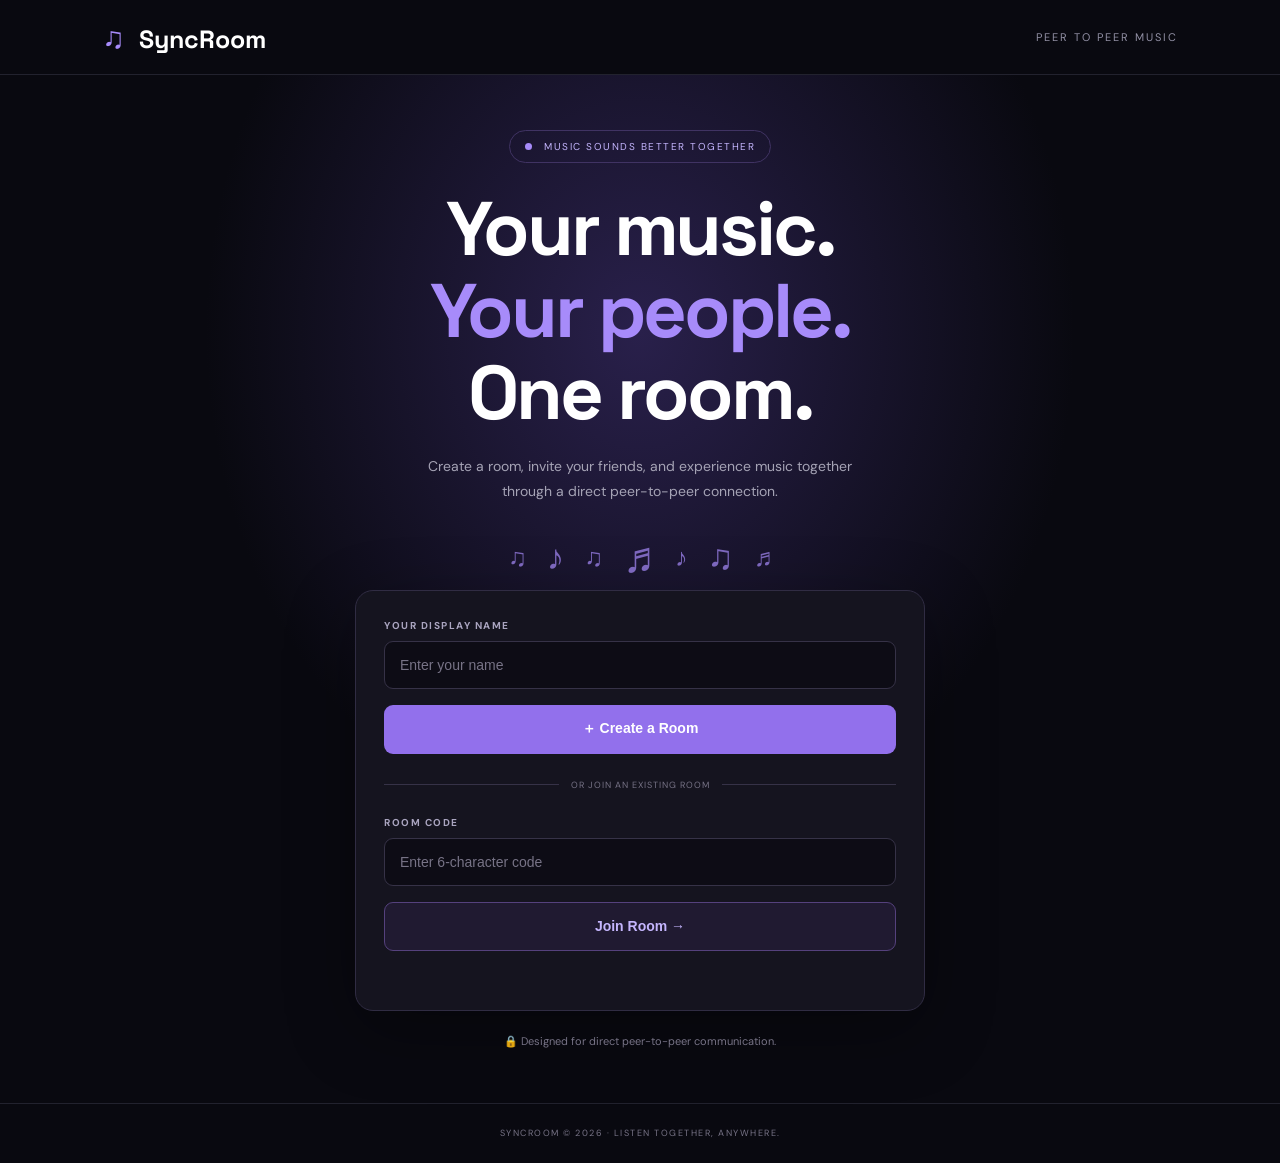
<file: submissions/syncroom-team/index.html>
<!DOCTYPE html>
<html lang="en">
<head>
    <meta charset="UTF-8">
    <meta name="viewport" content="width=device-width, initial-scale=1.0">
    <title>SyncRoom | Listen Together</title>
    <link rel="stylesheet" href="css/style.css">
</head>
<body>

    <header class="navbar">
        <a href="index.html" class="logo">
            <span class="logo-icon">♫</span>
            SyncRoom
        </a>
        <span class="nav-tag">PEER TO PEER MUSIC</span>
    </header>

    <main class="hero">
        <div class="hero-content">

            <div class="status-pill">
                <span class="status-dot"></span>
                MUSIC SOUNDS BETTER TOGETHER
            </div>

            <h1>
                Your music.<br>
                <span>Your people.</span><br>
                One room.
            </h1>

            <p class="description">
                Create a room, invite your friends, and experience
                music together through a direct peer-to-peer connection.
            </p>

            <div class="music-decoration">
                <span>♫</span>
                <span>♪</span>
                <span>♫</span>
                <span>♬</span>
                <span>♪</span>
                <span>♫</span>
                <span>♬</span>
            </div>

            <section class="room-card">

                <label for="username">YOUR DISPLAY NAME</label>
                <input
                    type="text"
                    id="username"
                    placeholder="Enter your name"
                    maxlength="20"
                >

                <button id="createRoom" class="primary-btn">
                    <span>＋</span> Create a Room
                </button>

                <div class="separator">
                    <span></span>
                    OR JOIN AN EXISTING ROOM
                    <span></span>
                </div>

                <label for="roomCode">ROOM CODE</label>
                <input
                    type="text"
                    id="roomCode"
                    placeholder="Enter 6-character code"
                    maxlength="6"
                >

                <button id="joinRoom" class="secondary-btn">
                    Join Room →
                </button>

                <p id="message" class="message"></p>

            </section>

            <p class="privacy-note">
                <span>🔒</span>
                Designed for direct peer-to-peer communication.
            </p>

        </div>
    </main>

    <footer>
        <p>SYNCROOM © 2026 · LISTEN TOGETHER, ANYWHERE.</p>
    </footer>

    <script src="js/app.js"></script>
</body>
</html>
</file>
<file: submissions/syncroom-team/css/style.css>
@import url('https://fonts.googleapis.com/css2?family=DM+Sans:wght@400;500;600;700&family=Space+Grotesk:wght@400;500;600;700&display=swap');

* {
    margin: 0;
    padding: 0;
    box-sizing: border-box;
}

body {
    min-height: 100vh;
    background: #090910;
    color: #ffffff;
    font-family: 'DM Sans', sans-serif;
}

.navbar {
    height: 75px;
    padding: 0 8%;
    display: flex;
    align-items: center;
    justify-content: space-between;
    border-bottom: 1px solid #22222e;
}

.logo {
    color: white;
    text-decoration: none;
    font-family: 'Space Grotesk', sans-serif;
    font-size: 25px;
    font-weight: 700;
}

.logo-icon {
    color: #a78bfa;
    margin-right: 8px;
    font-size: 30px;
}

.nav-tag {
    color: #9290a5;
    font-size: 11px;
    letter-spacing: 2px;
}

.hero {
    min-height: calc(100vh - 135px);
    display: flex;
    align-items: center;
    justify-content: center;
    padding: 55px 20px;
    background:
        radial-gradient(ellipse at 50% 25%, #29204b 0%, transparent 48%),
        #090910;
}

.hero-content {
    width: 100%;
    max-width: 570px;
    text-align: center;
}

.status-pill {
    display: inline-block;
    padding: 9px 15px;
    border: 1px solid #403363;
    border-radius: 30px;
    color: #c4b5fd;
    font-size: 10px;
    letter-spacing: 1.5px;
    margin-bottom: 25px;
}

.status-dot {
    display: inline-block;
    width: 7px;
    height: 7px;
    background: #a78bfa;
    border-radius: 50%;
    margin-right: 8px;
}

h1 {
    font-family: 'Space Grotesk', sans-serif;
    font-size: clamp(48px, 8vw, 76px);
    line-height: 1.08;
    letter-spacing: -3px;
}

h1 span {
    color: #a78bfa;
}

.description {
    max-width: 440px;
    margin: 20px auto;
    color: #a5a3b5;
    line-height: 1.8;
    font-size: 14px;
}

.music-decoration {
    display: flex;
    justify-content: center;
    align-items: center;
    gap: 20px;
    height: 65px;
    color: #a78bfa;
    font-size: 25px;
    opacity: 0.7;
}

.music-decoration span:nth-child(2),
.music-decoration span:nth-child(6) {
    font-size: 35px;
}

.music-decoration span:nth-child(4) {
    font-size: 43px;
}

.room-card {
    background: #15141f;
    border: 1px solid #302c43;
    border-radius: 18px;
    padding: 28px;
    text-align: left;
    box-shadow: 0 20px 70px #00000055;
}

.room-card label {
    display: block;
    margin-bottom: 9px;
    color: #aaa5c0;
    font-size: 10px;
    letter-spacing: 1.5px;
    font-weight: 700;
}

.room-card input {
    width: 100%;
    height: 48px;
    margin-bottom: 16px;
    padding: 0 15px;
    border: 1px solid #363247;
    border-radius: 9px;
    background: #0d0c15;
    color: white;
    font-size: 14px;
    outline: none;
}

.room-card input:focus {
    border-color: #a78bfa;
}

.room-card input::placeholder {
    color: #777386;
}

button {
    width: 100%;
    height: 49px;
    border-radius: 9px;
    font-size: 14px;
    font-weight: 700;
    cursor: pointer;
    transition: 0.2s;
}

button:hover {
    transform: translateY(-2px);
}

.primary-btn {
    border: none;
    background: #9270ec;
    color: white;
}

.primary-btn:hover {
    background: #a78bfa;
}

.separator {
    display: flex;
    align-items: center;
    gap: 12px;
    margin: 25px 0;
    color: #777386;
    font-size: 9px;
    letter-spacing: 1px;
    white-space: nowrap;
}

.separator span {
    height: 1px;
    flex: 1;
    background: #363247;
}

.secondary-btn {
    border: 1px solid #55417d;
    background: #201a31;
    color: #c4b5fd;
}

.secondary-btn:hover {
    background: #302348;
}

.message {
    margin-top: 14px;
    text-align: center;
    font-size: 12px;
    color: #c4b5fd;
    min-height: 17px;
}

.privacy-note {
    margin-top: 23px;
    color: #777386;
    font-size: 11px;
}

footer {
    height: 60px;
    display: flex;
    align-items: center;
    justify-content: center;
    border-top: 1px solid #22222e;
    color: #777386;
    font-size: 9px;
    letter-spacing: 1.5px;
    text-align: center;
}

@media (max-width: 500px) {
    .navbar {
        padding: 0 20px;
    }

    .nav-tag {
        font-size: 8px;
    }

    .room-card {
        padding: 20px;
    }

    h1 {
        letter-spacing: -2px;
    }
}
</file>
<file: submissions/syncroom-team/css/room.css>
*{box-sizing:border-box}body{margin:0;background:#0d1020;color:#f4f5ff;font-family:Inter,system-ui,-apple-system,BlinkMacSystemFont,"Segoe UI",sans-serif}.topbar{min-height:72px;padding:12px clamp(16px,5vw,65px);display:flex;align-items:center;justify-content:space-between;gap:16px;background:#11152a;border-bottom:1px solid #ffffff16}.logo{font-size:22px;font-weight:800;text-decoration:none;color:#fff}.connection{display:flex;align-items:center;gap:9px;color:#aeb3d0;font-size:13px}.dot{background:#f5b942}.connection.connected .dot{background:#42d6a4}.leave-btn,.copy-btn{border:1px solid #ffffff25;background:#222744;color:#e9eaff;padding:9px 13px;border-radius:9px;cursor:pointer}.layout{width:min(1200px,94%);margin:35px auto;display:grid;grid-template-columns:minmax(0,1.6fr) minmax(280px,.9fr);gap:25px}.player-section,.panel{background:#171b33;border:1px solid #ffffff18;border-radius:18px;padding:25px}.room-heading{display:flex;align-items:flex-start;justify-content:space-between;gap:15px}.eyebrow{font-size:10px;letter-spacing:1.8px;color:#9da3c4;margin:0 0 8px}.room-heading h1{font-size:32px;margin:0;letter-spacing:-1px}.subtle,.hint{color:#9da3c4;font-size:12px;line-height:1.5}.room-code{text-align:right}.room-code small{display:block;color:#9da3c4;font-size:9px;letter-spacing:1.4px}.room-code strong{display:block;font-size:22px;letter-spacing:3px;margin:4px 0 8px}.copy-btn{font-size:11px;padding:6px 9px}.album-art{height:210px;margin:25px 0 18px;border-radius:15px;display:grid;place-content:center;text-align:center;background:radial-gradient(circle at 50% 35%,#6354a9,#28284e 50%,#171a34);border:1px solid #ffffff18}.album-symbol{font-size:85px;color:#d8d0ff;text-shadow:0 8px 25px #0006}.album-caption{font-size:9px;letter-spacing:3px;color:#c4bdf2}.song-info{text-align:center;margin-bottom:20px}.song-info h2{font-size:19px;margin:0 0 5px;overflow-wrap:anywhere}.song-info p{margin:0;color:#a5aac8;font-size:12px}.mode-picker{background:#10142a;padding:15px;border-radius:12px;margin:15px 0}.mode-picker select{display:block;width:100%;background:#202544;color:#fff;border:1px solid #ffffff20;padding:11px;border-radius:8px;margin-top:8px}.mode-picker .hint{margin-bottom:0}.upload-btn{margin:0 0 14px}audio{width:100%;accent-color:#9b82ff}.player-note{color:#aab0ce;font-size:12px;margin-top:12px}.remote-audio-wrap{margin-top:18px;padding:14px;background:#10142a;border-radius:12px}.remote-audio{display:block;margin:10px 0}.sidebar{display:flex;flex-direction:column;gap:20px}.panel h3{font-size:16px;margin:0 0 18px;display:flex;justify-content:space-between}.count{background:#292e50;color:#c7bcff;padding:3px 8px;border-radius:20px;font-size:11px}.member{display:flex;align-items:center;gap:12px;padding:10px 0;border-bottom:1px solid #ffffff10}.member:last-child{border-bottom:0}.avatar{width:37px;height:37px;border-radius:50%;display:grid;place-items:center;background:#6c5acb;font-weight:800}.friend-avatar{background:#287c78}.member strong,.member small{display:block}.member strong{font-size:13px}.member small{font-size:10px;color:#969dbd;margin-top:3px}.online-dot{width:8px;height:8px;border-radius:50%;background:#42d6a4;margin-left:auto}.chat-panel{min-height:330px;display:flex;flex-direction:column}.chat-messages{height:220px;overflow:auto;display:flex;flex-direction:column;gap:10px;padding:5px 0 12px}.welcome-message{color:#9da3c4;font-size:12px;text-align:center;margin:auto}.chat-message{max-width:90%;background:#242a49;border-radius:12px;padding:9px 12px;align-self:flex-start}.chat-message.own{align-self:flex-end;background:#51458e}.chat-message strong{font-size:10px;color:#d1c8ff}.chat-message p{font-size:13px;margin:4px 0 0;overflow-wrap:anywhere}.chat-form{display:flex;gap:8px;margin-top:auto}.chat-form input{min-width:0;flex:1;background:#0f1327;border:1px solid #ffffff20;border-radius:9px;padding:11px;color:white;font:inherit}.chat-form button{width:42px;border:0;border-radius:9px;background:#8068e8;color:white;font-size:20px;cursor:pointer}.chat-note{font-size:10px;color:#858cab;margin-top:10px}.hint{margin-top:9px} [hidden]{display:none!important}@media(max-width:800px){.layout{grid-template-columns:1fr;margin:20px auto}.topbar{flex-wrap:wrap}.connection{order:3;width:100%}.player-section,.panel{padding:19px}}@media(max-width:480px){.room-heading{flex-direction:column}.room-code{text-align:left}.room-heading h1{font-size:27px}.album-art{height:170px}}
/* ---- Added for P2P status, diagnostics, name prompt, audio controls ---- */
.connection.error .dot{background:#f87171}
.connection .dot{width:9px;height:9px;border-radius:50%;display:inline-block}
.status-line{color:#aab0ce;font-size:12px;margin:10px 0 0;min-height:16px;overflow-wrap:anywhere}
.status-line.warn{color:#fbbf24}
.enable-btn{width:100%;margin:12px 0 0;padding:11px;border:1px solid #ffffff25;border-radius:10px;background:#2a3058;color:#fff;font:inherit;font-weight:700;cursor:pointer}
.enable-btn:hover{filter:brightness(1.15)}
.upload-btn:disabled{opacity:.45;cursor:not-allowed;filter:none}
.upload-btn{width:100%;border:0;border-radius:10px;padding:13px 18px;font:inherit;font-weight:700;cursor:pointer;background:linear-gradient(100deg,#8b5cf6,#6d65dc);color:#fff}
.diag{margin-top:16px;font-size:11px;color:#9da3c4}
.diag summary{cursor:pointer}
.diag ul{list-style:none;margin:8px 0 0;padding:0;max-height:140px;overflow:auto;font-family:ui-monospace,Menlo,Consolas,monospace;font-size:10.5px;line-height:1.5}
.name-overlay{position:fixed;inset:0;background:#0d1020ee;display:grid;place-items:center;z-index:50;padding:20px}
.name-card{background:#171b33;border:1px solid #ffffff1c;border-radius:18px;padding:26px;width:min(100%,380px)}
.name-card h2{margin:0 0 6px}
.name-card input{width:100%;margin:14px 0;background:#0e1225;border:1px solid #ffffff25;border-radius:10px;padding:12px;color:#fff;font:inherit}
.member-empty{color:#8b91b3;font-size:12px;padding:10px 0}
</file>
